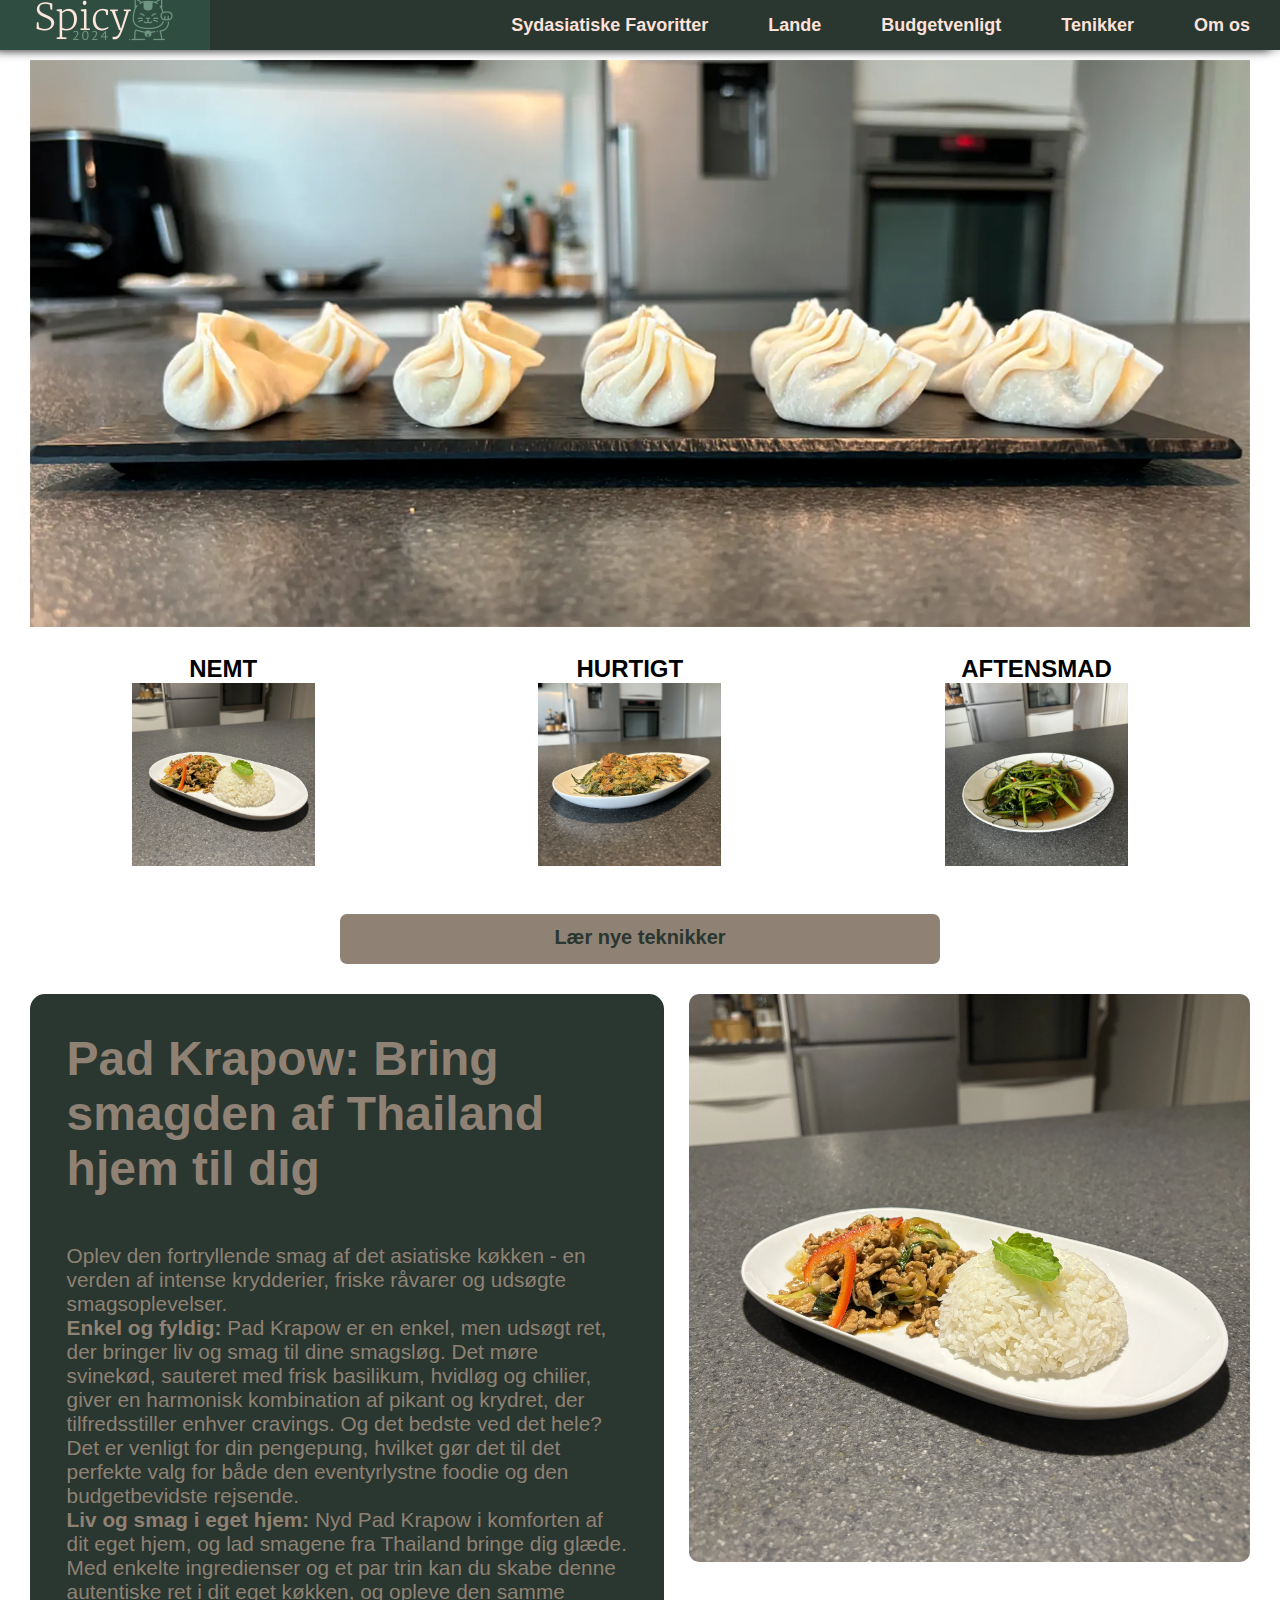
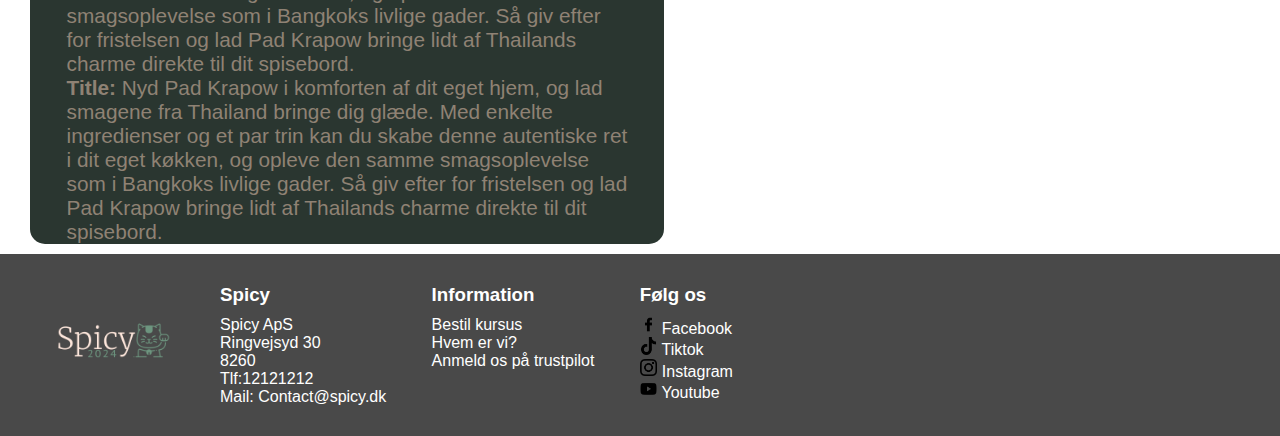
<file: index.html>
<!DOCTYPE html>
<html lang="en">
<head>
    <meta charset="UTF-8">
    <meta name="viewport" content="width=device-width, initial-scale=1.0">
    <!--max 150 tegn i meta beskrivelsen-->
    <meta name="description" content="Oplev autentiske asiatiske opskrifter, delikate smagskombinationer og nemme trin-for-trin instruktioner. Bliv inspireret til at skabe lækre måltider derhjemme.">
    <title>Spicy Asian Food</title>
    <link rel="stylesheet" href="css/style.css">
    <link rel="icon" type="image/png" href="img/spicyThaiLogo.png">
</head>
<body>
  <header>
   <!--Main nav bar-->
    <nav>
      <ul > 
         <li>
           <a href="index.html"
            ><img class="navImg" src="img/Spicy_transparent.png" alt="Logo"
            /></a>
          </li>
          <li> 
            <a href="#">Sydasiatiske Favoritter</a> 
            <ul class="submenu"> 
              <li><a href="#">Pad thai</a></li> 
              <li><a href="padKrapow.html">Pad Krapow</a></li> 
              <li><a href="#">Pa Naeng</a></li>
              <li><a href="#">Tom yam</a></li> 
              <li><a href="#">Banh mi</a></li> 
              <li><a href="#">Pho</a></li>
              <li><a href="#">Adobo</a></li> 
              <li><a href="#">Nasi Lemak</a></li> 
            </ul> 
          </li> 
          <li> 
            <a href="#">Lande</a> 
            <ul class="submenu"> 
              <li><a href="thailand.html">Thailand</a></li> 
              <li><a href="#">Vietnam</a></li> 
              <li><a href="#">Laos</a></li>
              <li><a href="#">Malyasia</a></li> 
              <li><a href="#">Indonisen</a></li> 
              <li><a href="#">Filipinerne</a></li>  
            </ul> 
          </li>
          <li> 
            <a href="#">Budgetvenligt</a> 
            <ul class="submenu"> 
              <li><a href="#">Su-venligt</a></li> 
              <li><a href="#">Gode Råvare</a></li> 
            </ul> 
          </li> 
          <li> 
            <a href="tenikker.html">Tenikker</a> 
            <ul class="submenu"> 
              <li><a href="tenikkerDumbling.html">Forming af dumpling</a></li> 
              <li><a href="#">Rulling</a></li>
              <li><a href="#">Foldning</a></li> 
            </ul> 
          </li>
          <li> 
            <a href="#">Om os</a> 
            <ul class="submenu"> 
              <li><a href="#">lær os at kende</a></li> 
              <li><a href="#">Firma</a></li>
              <li><a href="#">Bestil kursus</a></li>
            </ul> 
          </li>  
        </ul>
    </nav>
  </header>

  <!--main content-->
  <main class="mainLandingPage">
    <section class="hero">
      <img
      class="heroBgImg"
      src="img/webp/frontPageLanding.webp"
      alt="Frontpage dumblings"
      />
      <section class="threeColumnRow">
        <!-- NEMT Section -->
        <div>
          <h2 class="threeText">NEMT</h2>
          <a href="padKrapow.html">
            <img class="threePicture" src="img/webp/Pad-krapow.webp" alt="Pad Krapow">
          </a>
        </div>
      
        <!-- HURTIGT Section -->
        <div>
          <h2 class="threeText">HURTIGT</h2>
          <a href="#">
            <img class="threePicture" src="img/webp/ThaiOmlet.webp" alt="Thai omlet">
          </a>
        </div>
      
        <!-- AFTENSMAD Section -->
        <div>
          <h2 class="threeText">AFTENSMAD</h2>
          <a href="padKrapow.html">
            <img class="threePicture" src="img/webp/waterSpinach.webp" alt="Water spinach">
          </a>
        </div>
      </section>
    </section>
      <!--making a button that link to menu "tenikker"-->
      <section class="learnMore">
        <a href="tenikker.html" class="btn">Lær nye teknikker</a>
      </section>
      <!--creating a container that containes information and picture with some breadtext-->
      <section class="information">
        <article>
          <h1 class="footTextHead">Pad Krapow: Bring smagden af Thailand hjem til dig</h1>
           <p>
            Oplev den fortryllende smag af det asiatiske køkken - 
            en verden af intense krydderier, friske råvarer og udsøgte smagsoplevelser.
          </p>
          
          <p class="bredText">
            <strong>Enkel og fyldig: </strong>Pad Krapow er en enkel, men udsøgt ret, 
            der bringer liv og smag til dine smagsløg. Det møre svinekød, sauteret med 
            frisk basilikum, hvidløg og chilier, giver en harmonisk kombination af pikant og krydret, der tilfredsstiller enhver cravings. Og det bedste ved det hele? Det er venligt for din pengepung, hvilket gør det til det perfekte valg for både den eventyrlystne foodie og den budgetbevidste rejsende.
          </p>
          <p class="bredText">
            <strong>Liv og smag i eget hjem: </strong> Nyd Pad Krapow i komforten af dit eget hjem, og lad smagene fra Thailand bringe dig glæde. Med enkelte ingredienser og et par trin kan du skabe denne autentiske ret i dit eget køkken, og opleve den samme smagsoplevelse som i Bangkoks livlige gader. Så giv efter for fristelsen og lad Pad Krapow bringe lidt af Thailands charme direkte til dit spisebord.
          </p>

          <p class="bredText">
            <strong>Title:</strong> Nyd Pad Krapow i komforten af dit eget hjem, og lad smagene fra Thailand bringe dig glæde. Med enkelte ingredienser og et par trin kan du skabe denne autentiske ret i dit eget køkken, og opleve den samme smagsoplevelse som i Bangkoks livlige gader. Så giv efter for fristelsen og lad Pad Krapow bringe lidt af Thailands charme direkte til dit spisebord.
          </p>
          </article>
          <div>
            <img
              class="footPicture"
              src="img/webp/Pad-krapow.webp"
              alt="Pad krapow"
            />
          </div>
      </section>
    </section>
  </main>
  <!--creating a footer for making it visual for user is end of this page-->
  <!--here I used basic tags to create picture and a ul for making list. I use css to style my html elements-->
  <footer>
    <img class="aak-logo" src="img/Spicy_transparent.png" alt="Logo" />
     <section>
      <h3>Spicy</h3>
      <ul>
        <li><a href="#">Spicy ApS</a></li>
        <li><a href="#">Ringvejsyd 30</a></li>
        <li><a href="#">8260</a></li>
        <li><a href="#">Tlf:12121212</a></li>
        <li><a href="#">Mail: Contact@spicy.dk</a></li>
        </ul>
    </section>
    <section>
      <h3>Information</h3>
      <ul>
        <li><a href="#">Bestil kursus</a></li>
        <li><a href="#">Hvem er vi?</a></li>
        <li><a href="#">Anmeld os på trustpilot</a></li>
      </ul>
    </section>
    <section>
      <h3>Følg os</h3>
      <ul>
        <li>
          <img class="icon" src="img/webp/facebook.webp" alt="facebook icon" />
          <a href="#">Facebook</a>
        </li>
        <li>
          <img class="icon" src="img/webp/tik-tok.webp" alt="" />
          <a href="#">Tiktok</a>
        </li>
        <li>
          <img class="icon" src="img/webp/instagram.webp" alt="" />
          <a href="#">Instagram</a>
        </li>
        <li>
          <img class="icon" src="img/webp/youtube.webp" alt="" />
          <a href="#">Youtube</a>
        </li>
      </ul>
    </section>     
  </footer>     
  
  <!--Inserting javascript code for interactivity-->
  <!--linking to my javascript-->
  <script src="javascript.js"></script>


</body>
</html>
</file>
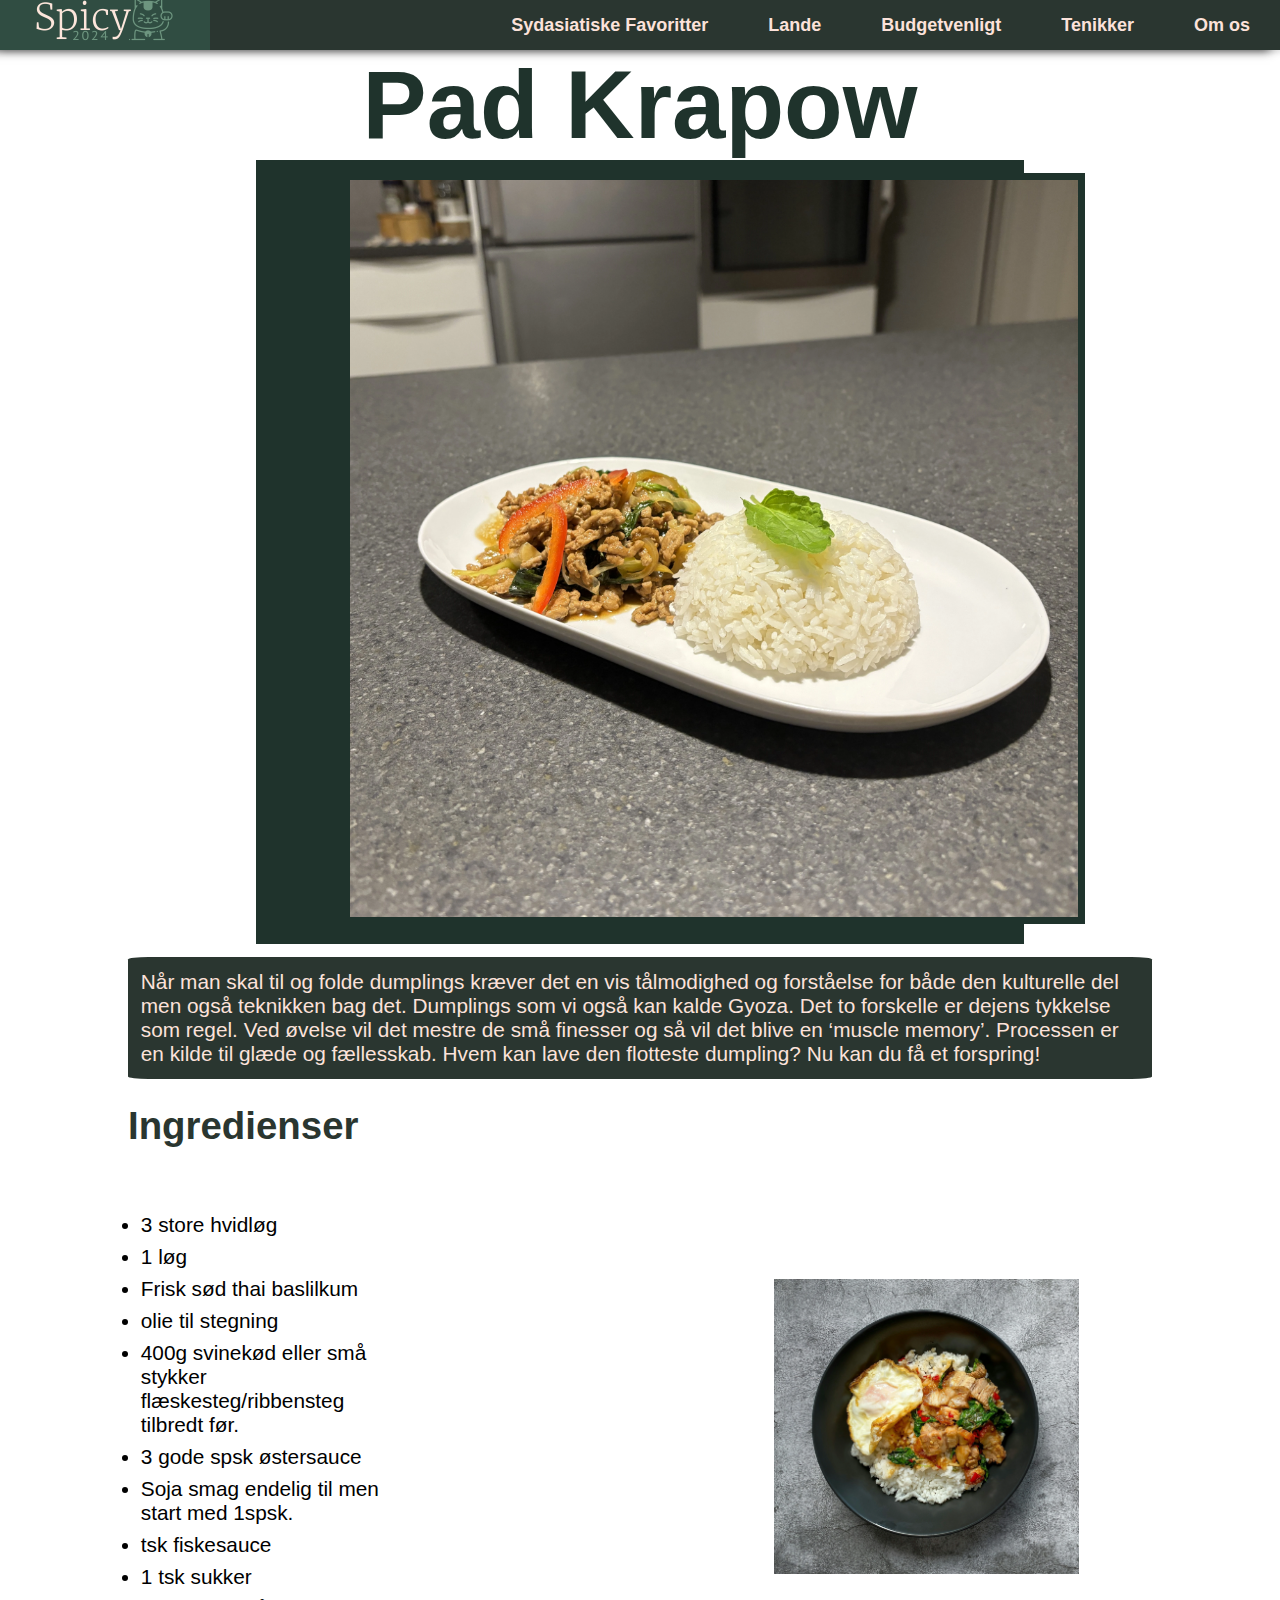
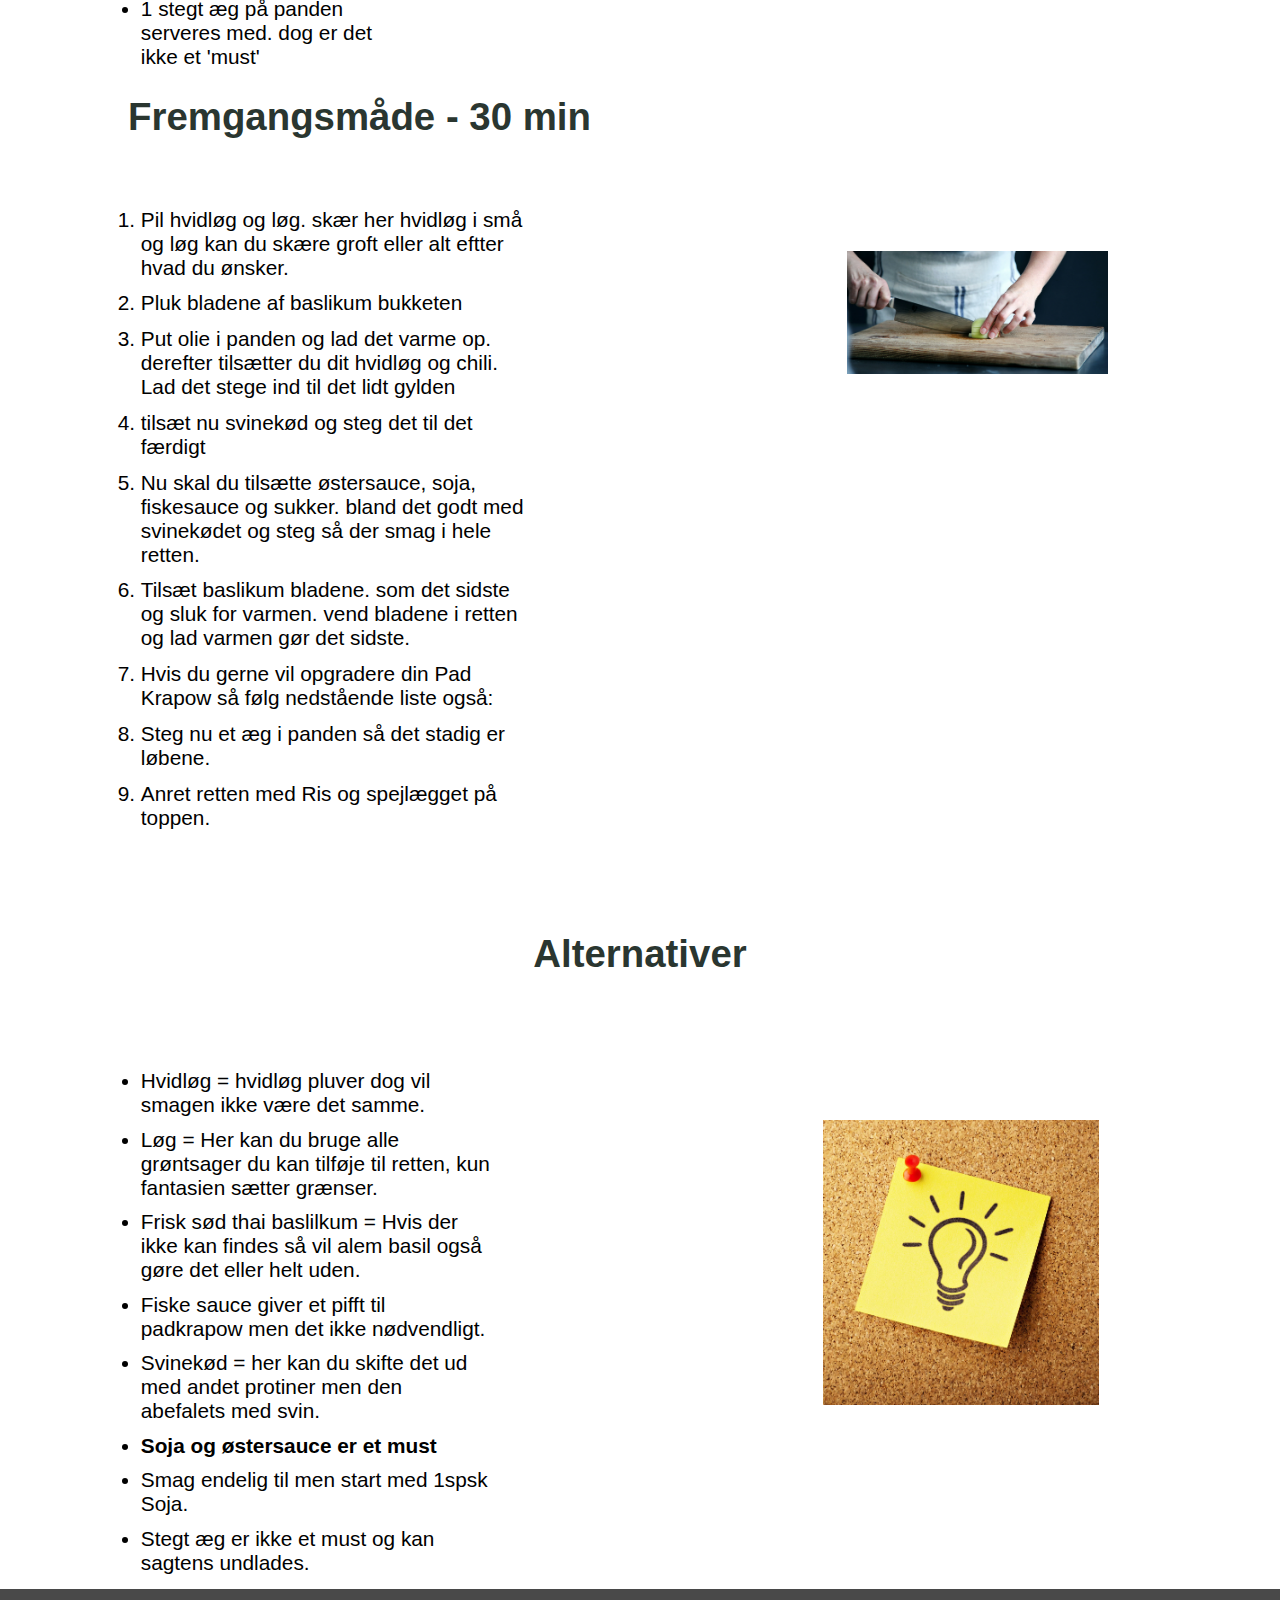
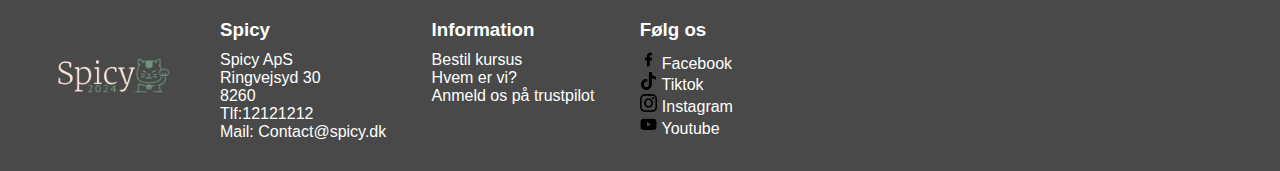
<file: padKrapow.html>
<!DOCTYPE html>
<html lang="en">
<head>
    <meta charset="UTF-8">
    <meta name="viewport" content="width=device-width, initial-scale=1.0">
    <!--max 150 tegn i meta beskrivelsen-->
    <meta name="description" content="Oplev autentiske asiatiske opskrifter, delikate smagskombinationer og nemme trin-for-trin instruktioner. Bliv inspireret til at skabe lækre måltider derhjemme.">
    <title>Thai Dish - Pad Krapow</title>
    <link rel="stylesheet" href="css/style.css">
    <link rel="icon" type="image/png" href="img/spicyThaiLogo.png">
    <link rel="stylesheet" href="https://fonts.googleapis.com/css2?family=Mochiy+Pop+P+One&display=swap">
</head>
<body>
  <header>
    <!--Main nav bar-->
    <nav>
      <ul > 
        <li>
          <a href="index.html"
            ><img class="navImg" src="img/Spicy_transparent.png" alt="Logo"
          /></a>
        </li>
        <li> 
          <a href="#">Sydasiatiske Favoritter</a> 
          <ul class="submenu"> 
            <li><a href="#">Pad thai</a></li> 
            <li><a href="padKrapow.html">Pad Krapow</a></li> 
            <li><a href="#">Pa Naeng</a></li>
            <li><a href="#">Tom yam</a></li> 
            <li><a href="#">Banh mi</a></li> 
            <li><a href="#">Pho</a></li>
            <li><a href="#">Adobo</a></li> 
            <li><a href="#">Nasi Lemak</a></li> 
          </ul> 
        </li> 
        <li> 
          <a href="#">Lande</a> 
          <ul class="submenu"> 
            <li><a href="thailand.html">Thailand</a></li> 
            <li><a href="#">Vietnam</a></li> 
            <li><a href="#">Laos</a></li>
            <li><a href="#">Malyasia</a></li> 
            <li><a href="#">Indonisen</a></li> 
            <li><a href="#">Filipinerne</a></li>  
          </ul> 
        </li>
        <li> 
          <a href="#">Budgetvenligt</a> 
          <ul class="submenu"> 
            <li><a href="#">Su-venligt</a></li> 
            <li><a href="#">Gode Råvare</a></li> 
          </ul> 
        </li> 
        <li> 
          <a href="tenikker.html">Tenikker</a> 
          <ul class="submenu"> 
            <li><a href="tenikkerDumbling.html">Forming af dumpling</a></li> 
            <li><a href="#">Rulling</a></li>
            <li><a href="#">Foldning</a></li> 
          </ul> 
        </li>
        <li> 
          <a href="#">Om os</a> 
          <ul class="submenu"> 
            <li><a href="#">lær os at kende</a></li> 
            <li><a href="#">Firma</a></li> 
          </ul> 
        </li>  
      </ul>
    </nav>
  </header>
  <!--main content-->

  <main>
    <section class="subHeader"> 
      <h1 class="subHeaderText">Pad Krapow</h1>
    </section>
    <section class="subHeaderImg padKrapowImg">
      <img class="padKrapowImg" src="img/webp/Pad-krapow.webp" alt="Pad krapow">
    </section>
    <section class="introText">
      <article>
        <p>
          Når man skal til og folde dumplings kræver det en vis tålmodighed og forståelse for både den kulturelle del 
          men også teknikken bag det. Dumplings som vi også kan kalde Gyoza. 
          Det to forskelle er dejens tykkelse som regel. Ved øvelse vil det mestre 
          de små finesser og så vil det blive en ‘muscle memory’. Processen er en kilde 
          til glæde og fællesskab. 
            Hvem kan lave den flotteste dumpling? Nu kan du få et forspring!
          </p>
      </article>
    </section>

    <!--new section for new element. Here i use ul>li>p to greating a list-->

  
    <section class="subTitle">
      <h2>Ingredienser</h2>
    </section>
  

    <section class="listContainer">
      <ul class="list" >
        <li>
          <p class="pText">3 store hvidløg</p>
        </li>
        <li>
          <p class="pText">1 løg</p>
        </li>
        <li>
          <p class="pText">Frisk sød thai baslilkum</p>
        </li>
        <li>
          <p class="pText">olie til stegning</p>
        </li>
        <li>
          <p class="pText">400g svinekød eller små stykker flæskesteg/ribbensteg tilbredt før.</p>
        </li>
        <li>
          <p class="pText">3 gode spsk østersauce</p>
        </li>
        <li>
          <p class="pText">Soja smag endelig til men start med 1spsk.</p>
        </li>

        <li>
          <p class="pText">tsk fiskesauce</p>
        </li>
        <li>
          <p class="pText">1 tsk sukker</p>
        </li>
        <li>
          <p class="pText">1 stegt æg på panden serveres med. dog er det ikke et 'must'</p>
        </li>
      </ul>
      <article>
        <img class="padKrapowId smallPicture" src="/img/webp/padkrapow-unsplash .webp" alt="Pad krapow">
      </article>
    </section>

    <!--same concept here but instead used ol>li>p to create numbered list-->

    
    <section class="subTitle">
      <h2>Fremgangsmåde - 30 min</h2>
    </section>
    

    <section class="listContainer">
      <ol class="list howToDo">
        <li>
          <p class="pText">Pil hvidløg og løg. skær her hvidløg i små og løg kan du skære groft eller alt eftter hvad du ønsker.</p>
        </li>

        <li>
          <p class="pText">Pluk bladene af baslikum bukketen</p>
        </li>

        <li>
          <p class="pText">Put olie i panden og lad det varme op. derefter tilsætter du dit hvidløg og chili. Lad det stege ind til det lidt gylden</p>
        </li>

        <li>
          <p class="pText">tilsæt nu svinekød og steg det til det færdigt</p>
        </li>

        <li>
          <p class="pText">Nu skal du tilsætte østersauce, soja, fiskesauce og sukker. bland det godt med svinekødet og steg så der smag i hele retten.</p>
        </li>

        <li>
          <p class="pText">Tilsæt baslikum bladene. som det sidste og sluk for varmen. vend bladene i retten og lad varmen gør det sidste.</p>
        </li>

        <li>
          <p class="pText">Hvis du gerne vil opgradere din Pad Krapow så følg nedstående liste også:</p>
        </li>

        <li>
          <p class="pText">Steg nu et æg i panden så det stadig er løbene.</p>
        </li>

        <li>
          <p class="pText">Anret retten med Ris og spejlægget på toppen.</p>
        </li>
            
      </ol>
      <article>
        <img class="padKrapowId smallPicture" src="/img/webp/cuttingOnion.webp" alt="Cutting Oninon" style="margin-right: 180px;">
      </article>
    </section>

    <section class="subTitleCooking">
      <h2> Alternativer</h2>
    </section>

    <section class="listContainer">
      <ul class="list" >
        <li>
          <p class="pText">Hvidløg = hvidløg pluver dog vil smagen ikke være det samme.</p>
        </li>

        <li>
          <p class="pText">Løg = Her kan du bruge alle grøntsager du kan tilføje til retten, kun fantasien sætter grænser.</p>
        </li>

        <li>
          <p class="pText">Frisk sød thai baslilkum = Hvis der ikke kan findes så vil alem basil også gøre det eller helt uden.</p>
        </li>

        <li>
          <p class="pText">Fiske sauce giver et pifft til padkrapow men det ikke nødvendligt.</p>
        </li>

        <li>
          <p class="pText">Svinekød = her kan du skifte det ud med andet protiner men den abefalets med svin.</p>
        </li>

        <li>
          <p class="pText"><strong>Soja og østersauce er et must</strong></p>
        </li>

        <li>
          <p class="pText">Smag endelig til men start med 1spsk Soja.</p>
        </li>
        <li>
          <p class="pText " id="lastP">Stegt æg er ikke et must og kan sagtens undlades.</p>
        </li>
      </ul>
      <article>
        <img class="padKrapowId smallPicture" src="/img/webp/idea.webp" alt="lighting symbolic for idea">
      </article>
    </section>
  </main>

  <!--creating a footer for making it visual for user is end of this page-->
  <!--here I used basic tags to create picture and a ul for making list. I use css to style my html elements-->

 <footer>
    <img class="aak-logo" src="img/Spicy_transparent.png" alt="Logo" />
     <section>
      <h3>Spicy</h3>
      <ul>
        <li><a href="#">Spicy ApS</a></li>
        <li><a href="#">Ringvejsyd 30</a></li>
        <li><a href="#">8260</a></li>
        <li><a href="#">Tlf:12121212</a></li>
        <li><a href="#">Mail: Contact@spicy.dk</a></li>
        </ul>
    </section>
    <section>
      <h3>Information</h3>
      <ul>
        <li><a href="#">Bestil kursus</a></li>
        <li><a href="#">Hvem er vi?</a></li>
        <li><a href="#">Anmeld os på trustpilot</a></li>
      </ul>
    </section>
    <section>
      <h3>Følg os</h3>
      <ul>
        <li>
          <img class="icon" src="img/webp/facebook.webp" alt="facebook icon" />
          <a href="#">Facebook</a>
        </li>
        <li>
          <img class="icon" src="img/webp/tik-tok.webp" alt="Tiktok" />
          <a href="#">Tiktok</a>
        </li>
        <li>
          <img class="icon" src="img/webp/instagram.webp" alt="Instagram" />
          <a href="#">Instagram</a>
        </li>
        <li>
          <img class="icon" src="img/webp/youtube.webp" alt="Youtube" />
          <a href="#">Youtube</a>
        </li>
      </ul>
    </section>     
  </footer> 




    
</body>
</html>
</file>
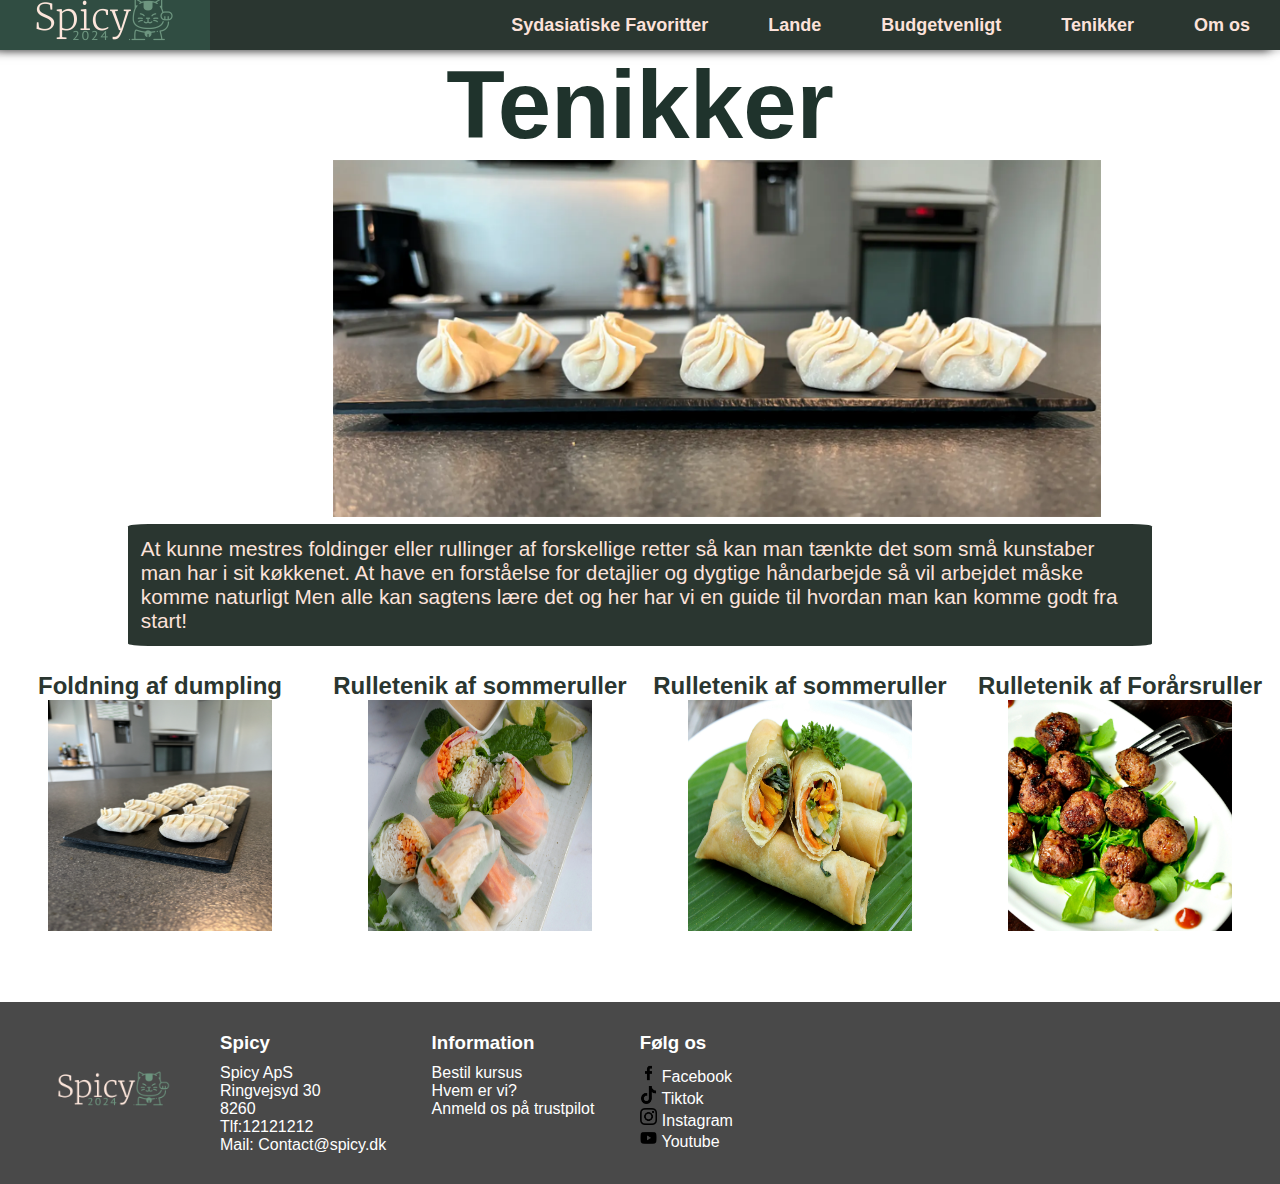
<file: tenikker.html>
<!DOCTYPE html>
<html lang="en">
<head>
    <meta charset="UTF-8">
    <meta name="viewport" content="width=device-width, initial-scale=1.0">
    <!--max 150 tegn i meta beskrivelsen-->
    <meta name="description" content="Oplev autentiske asiatiske opskrifter, delikate smagskombinationer og nemme trin-for-trin instruktioner. Bliv inspireret til at skabe lækre måltider derhjemme.">
    <title>Gode læring tenikker</title>
    <link rel="stylesheet" href="css/style.css">
</head>
<body>
  <header>
    <!--Main nav bar-->
    <nav>
      <ul > 
        <li>
          <a href="index.html"><img class="navImg" src="img/Spicy_transparent.png" alt="Logo"
          /></a>
        </li>
        <li> 
          <a href="#">Sydasiatiske Favoritter</a> 
          <ul class="submenu"> 
            <li><a href="#">Pad thai</a></li> 
            <li><a href="padKrapow.html">Pad Krapow</a></li> 
            <li><a href="#">Pa Naeng</a></li>
            <li><a href="#">Tom yam</a></li> 
            <li><a href="#">Banh mi</a></li> 
            <li><a href="#">Pho</a></li>
            <li><a href="#">Adobo</a></li> 
            <li><a href="#">Nasi Lemak</a></li> 
          </ul> 
        </li> 
        <li> 
          <a href="#">Lande</a> 
          <ul class="submenu"> 
            <li><a href="thailand.html">Thailand</a></li> 
            <li><a href="#">Vietnam</a></li> 
            <li><a href="#">Laos</a></li>
            <li><a href="#">Malyasia</a></li> 
            <li><a href="#">Indonisen</a></li> 
            <li><a href="#">Filipinerne</a></li>  
          </ul> 
        </li>
        <li> 
          <a href="#">Budgetvenligt</a> 
          <ul class="submenu"> 
            <li><a href="#">Su-venligt</a></li> 
            <li><a href="#">Gode Råvare</a></li> 
          </ul> 
        </li> 
        <li> 
          <a href="tenikker.html">Tenikker</a> 
          <ul class="submenu"> 
            <li><a href="tenikkerDumbling.html">Forming af dumpling</a></li> 
            <li><a href="#">Rulling</a></li>
            <li><a href="#">Foldning</a></li> 
          </ul> 
        </li>
        <li> 
          <a href="#">Om os</a> 
          <ul class="submenu"> 
            <li><a href="#">lær os at kende</a></li> 
            <li><a href="#">Firma</a></li> 
          </ul> 
        </li>  
      </ul>
    </nav>
  </header>
  <!--Creating a section for each element so it easier in css to control.-->
  <main>
    <section class="subHeader" >
      <h1 class="subHeaderText" >Tenikker</h1>
    </section>
    <section class="subHeaderImg" >
      <img src="img/webp/frontPageLanding.webp" alt="Raw Dumplings">
    </section>
    <section class="introText" >
      <p> 
        At kunne mestres foldinger eller rullinger af forskellige retter så kan man
        tænkte det som små kunstaber man har i sit køkkenet. At have en forståelse
        for detajlier og dygtige håndarbejde så vil arbejdet måske komme naturligt
        Men alle kan sagtens lære det og her har vi en guide til hvordan man kan 
        komme godt fra start!
      </p>
    </section>
    <section class="FourColumnRow">
      <article>
        <a href="tenikkerDumbling.html">
          <h2 class="fourText" >Foldning af dumpling</h2>
          <img class="FourPicture" src="img/webp/rawDumb.webp" alt="Raw Dumpling">
        </a>
      </article>
      <article>
        <a href="#">
        <h2 class="fourText">Rulletenik af sommeruller</h2>
        <img class="FourPicture" src="img/webp/sommerrolls (1).webp" alt="Raw Dumpling">
        </a>
      </article>
      <article>
        <a href="#">
        <h2 class="fourText" >Rulletenik af sommeruller</h2>
        <img class="FourPicture" src="img/webp/springroll.webp" alt="Raw Dumpling">
        </a>
      </article>
      <article>
        <a href="#">
        <h2 class="fourText">Rulletenik af Forårsruller</h2>
        <img class="FourPicture" src="img/webp/meatball.webp" alt="Raw Dumpling">
        </a>
      </article>
    </section>
  </main>
  <!--creating a footer for making it visual for user is end of this page-->
  <!--here I used basic tags to create picture and a ul for making list. I use css to style my html elements-->
  <footer>
    <img class="aak-logo" src="img/Spicy_transparent.png" alt="Logo" />
     <section>
      <h3>Spicy</h3>
      <ul>
        <li><a href="#">Spicy ApS</a></li>
        <li><a href="#">Ringvejsyd 30</a></li>
        <li><a href="#">8260</a></li>
        <li><a href="#">Tlf:12121212</a></li>
        <li><a href="#">Mail: Contact@spicy.dk</a></li>
        </ul>
    </section>
    <section>
      <h3>Information</h3>
      <ul>
        <li><a href="#">Bestil kursus</a></li>
        <li><a href="#">Hvem er vi?</a></li>
        <li><a href="#">Anmeld os på trustpilot</a></li>
      </ul>
    </section>
    <section>
      <h3>Følg os</h3>
      <ul>
        <li>
          <img class="icon" src="img/webp/facebook.webp" alt="facebook icon" />
          <a href="#">Facebook</a>
        </li>
        <li>
          <img class="icon" src="img/webp/tik-tok.webp" alt="" />
          <a href="#">Tiktok</a>
        </li>
        <li>
          <img class="icon" src="img/webp/instagram.webp" alt="" />
          <a href="#">Instagram</a>
        </li>
        <li>
          <img class="icon" src="img/webp/youtube.webp" alt="" />
          <a href="#">Youtube</a>
        </li>
      </ul>
    </section>     
  </footer> 
</body>
</html>
</file>
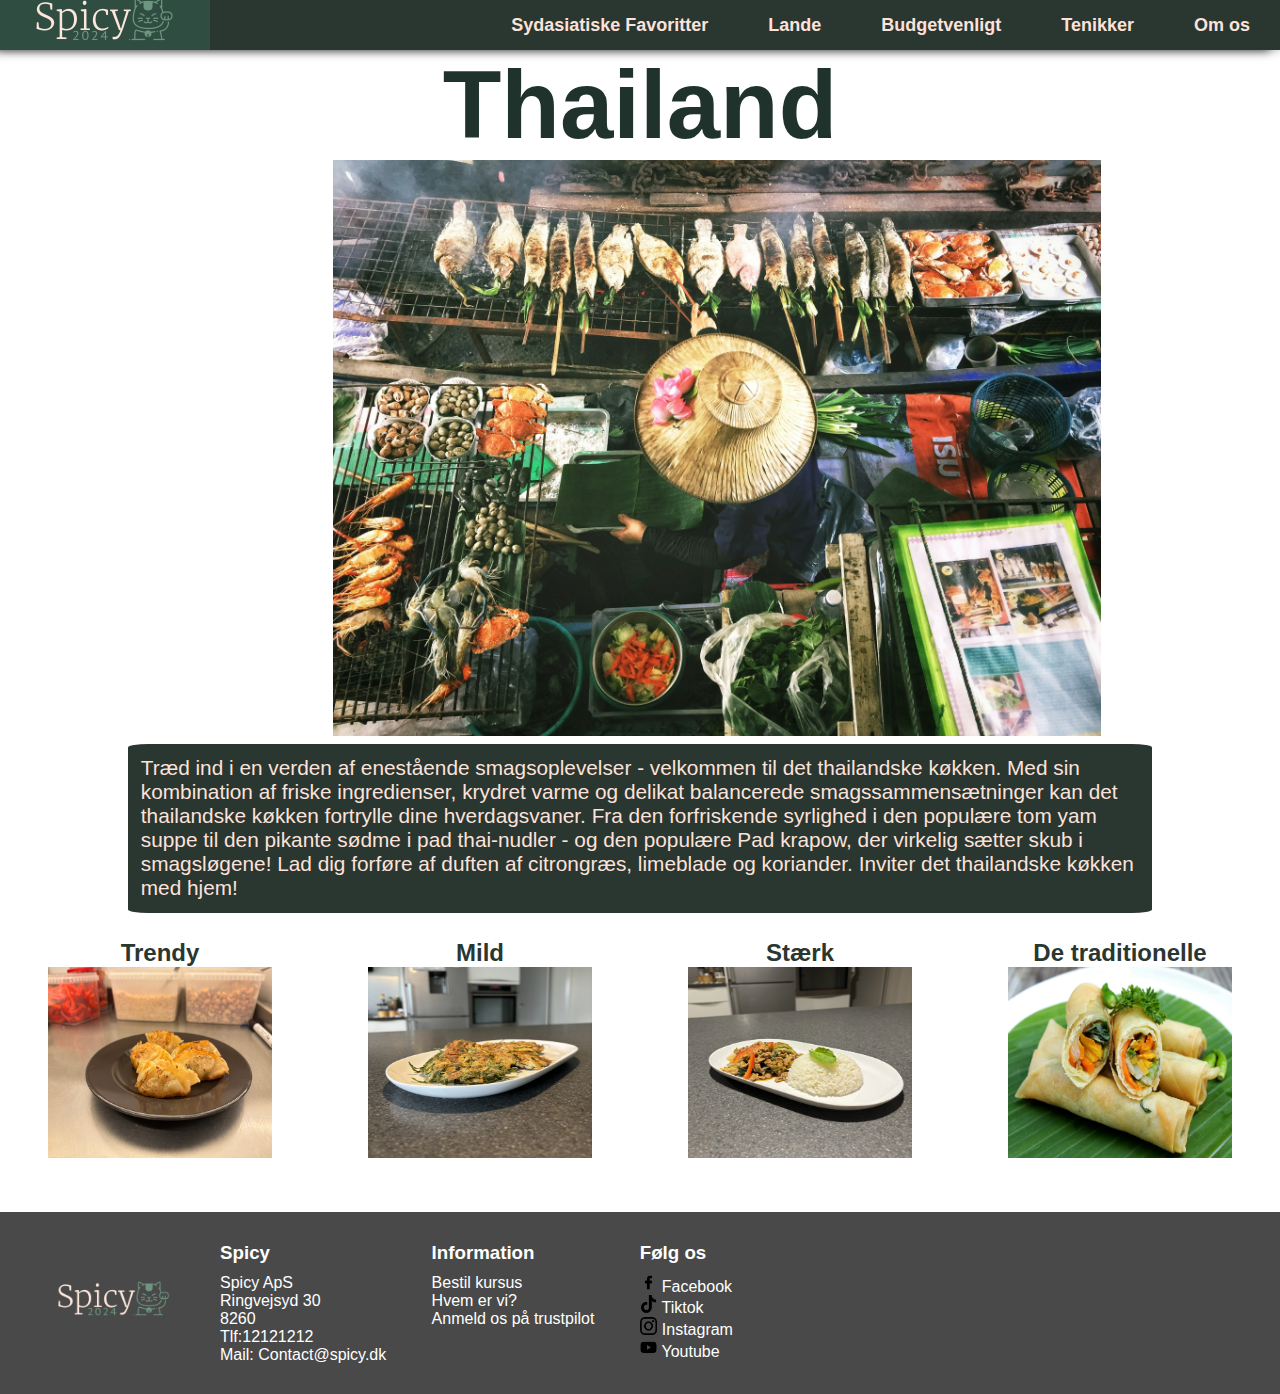
<file: thailand.html>
<!DOCTYPE html>
<html lang="en">
<head>
    <meta charset="UTF-8">
    <meta name="viewport" content="width=device-width, initial-scale=1.0">
    <!--max 150 tegn i meta beskrivelsen-->
    <meta name="description" content="Oplev autentiske asiatiske opskrifter, delikate smagskombinationer og nemme trin-for-trin instruktioner. Bliv inspireret til at skabe lækre måltider derhjemme.">
    <title>Thailand</title>
    <link rel="stylesheet" href="css/style.css">
    <link rel="icon" type="image/png" href="img/spicyThaiLogo.png">
</head>
<body>
  <header>
    <!--Main nav bar-->
    <nav>
      <ul > 
        <li>
          <a href="index.html"
            ><img class="navImg" src="img/Spicy_transparent.png" alt="Logo"
          /></a>
        </li>
        <li> 
          <a href="#">Sydasiatiske Favoritter</a> 
          <ul class="submenu"> 
            <li><a href="#">Pad thai</a></li> 
            <li><a href="padKrapow.html">Pad Krapow</a></li> 
            <li><a href="#">Pa Naeng</a></li>
            <li><a href="#">Tom yam</a></li> 
            <li><a href="#">Banh mi</a></li> 
            <li><a href="#">Pho</a></li>
            <li><a href="#">Adobo</a></li> 
            <li><a href="#">Nasi Lemak</a></li>
          </ul> 
        </li> 
        <li> 
          <a href="#">Lande</a> 
          <ul class="submenu"> 
            <li><a href="thailand.html">Thailand</a></li> 
            <li><a href="#">Vietnam</a></li> 
            <li><a href="#">Laos</a></li>
            <li><a href="#">Malyasia</a></li> 
            <li><a href="#">Indonisen</a></li> 
            <li><a href="#">Filipinerne</a></li>  
          </ul> 
        </li>
        <li> 
          <a href="#">Budgetvenligt</a> 
          <ul class="submenu"> 
            <li><a href="#">Su-venligt</a></li> 
            <li><a href="#">Gode Råvare</a></li> 
          </ul> 
        </li> 
        <li> 
          <a href="tenikker.html">Tenikker</a> 
          <ul class="submenu"> 
            <li><a href="tenikkerDumbling.html">Forming af dumpling</a></li> 
            <li><a href="#">Rulling</a></li>
            <li><a href="#">Foldning</a></li>  
          </ul> 
        </li>
        <li> 
          <a href="#">Om os</a> 
          <ul class="submenu"> 
            <li><a href="#">lær os at kende</a></li> 
            <li><a href="#">Firma</a></li> 
          </ul> 
        </li>  
      </ul>
    </nav>
  </header>


  <main>
    <!--Section for the title "dumbling"-->
    <section class="subHeader" >
      <h1 class="subHeaderText" >Thailand</h1>
    </section>
    <!--Section to set the headpicture in-->
    <section class="subHeaderImg" >
      <img src="img/webp/thailand.webp" alt="Raw Dumplings">
    </section>
    <!--Creating a section with introduction text by using article>p-->

    <section class="introText" >
      <p> Træd ind i en verden af enestående smagsoplevelser - velkommen til det 
        thailandske køkken. Med sin kombination af friske ingredienser, krydret varme 
        og delikat balancerede smagssammensætninger kan det thailandske 
        køkken fortrylle dine hverdagsvaner. Fra den forfriskende syrlighed 
        i den populære tom yam suppe til den pikante sødme i pad thai-nudler - 
        og den populære Pad krapow, der virkelig sætter skub i smagsløgene! 
        Lad dig forføre af duften af citrongræs, limeblade og koriander. 
        Inviter det thailandske køkken med hjem!</p>
    </section>
    <!--Creating a section for the 4 pictures-->

    <section class="FourColumnRow">
      <article>
          <a href="tenikkerDumbling.html">
              <h2 class="fourText" >Trendy</h2>
              <img class="FourPicture" src="img/webp/fryedDumbling.webp" alt="Raw Dumpling">
          </a>
      </article>
      <article>
          <a href="#">
              <h2 class="fourText">Mild</h2>
              <img class="FourPicture" src="img/webp/ThaiOmlet.webp" alt="Raw Dumpling">
          </a>
      </article>
      <article>
          <a href="padKrapow.html">
              <h2 class="fourText" >Stærk</h2>
              <img class="FourPicture" src="img/webp/Pad-krapow.webp" alt="Raw Dumpling">
          </a>
      </article>
      <article>
          <a href="#">
              <h2 class="fourText">De traditionelle</h2>
              <img class="FourPicture" src="img/webp/springroll.webp" alt="Raw Dumpling">
          </a>
      </article>
    </section>
  </main>
  <!--Footer-->

  <footer>
    <img class="aak-logo" src="img/Spicy_transparent.png" alt="Logo" />
     <section>
      <h3>Spicy</h3>
      <ul>
        <li><a href="#">Spicy ApS</a></li>
        <li><a href="#">Ringvejsyd 30</a></li>
        <li><a href="#">8260</a></li>
        <li><a href="#">Tlf:12121212</a></li>
        <li><a href="#">Mail: Contact@spicy.dk</a></li>
        </ul>
    </section>
    <section>
      <h3>Information</h3>
      <ul>
        <li><a href="#">Bestil kursus</a></li>
        <li><a href="#">Hvem er vi?</a></li>
        <li><a href="#">Anmeld os på trustpilot</a></li>
      </ul>
    </section>
    <section>
      <h3>Følg os</h3>
      <ul>
        <li>
          <img class="icon" src="img/webp/facebook.webp" alt="facebook icon" />
          <a href="#">Facebook</a>
        </li>
        <li>
          <img class="icon" src="img/webp/tik-tok.webp" alt="" />
          <a href="#">Tiktok</a>
        </li>
        <li>
          <img class="icon" src="img/webp/instagram.webp" alt="" />
          <a href="#">Instagram</a>
        </li>
        <li>
          <img class="icon" src="img/webp/youtube.webp" alt="" />
          <a href="#">Youtube</a>
        </li>
      </ul>
    </section>     
  </footer> 
</body>
</html>
</file>
<file: css/style.css>
/* Reset style */
* {
    margin: 0;
    padding: 0;
    box-sizing: border-box;
    max-width: 2000px;
  }
  @import url(https://fonts.googleapis.com/css2?family=Mochiy+Pop+P+One&display=swap);
  
  a {
    text-decoration: none;
  }
  
  /* Styling the body selector with an background image */
  body {
    background-color: white;
    min-height: 100vh;
    font-family: "Segoe UI", Tahoma, Geneva, Verdana, sans-serif;
  }
  
  /* Styling navbar container */
  
  nav {
    background-color: white;
    box-shadow: 3px 3px 5px rgba(0, 0, 0, 0.1);
    z-index: 99;
  }
  
  /* Styling unordered list container */
  nav ul {
    width: 100%;
    list-style: none;
    display: flex;
    justify-content: flex-end;
    align-items: center;
    background-color: #2a3630;
    box-shadow: -10px 0 10px rgb(43, 42, 42);
    z-index: 99;
  }
  /*Styling all h2*/
  .h2{
    color: #2a3630;
  }
  .pText{
    margin-top: 3%;
  }
  
  /* Styling unordered lits-items*/
  nav li {
    height: 50px;
  }
  
  /* Styling anchor tags inside nav container */
  nav a {
    height: 100%;
    padding: 0px 30px;
    text-decoration: none;
    display: flex;
    align-items: center;
    color: #FCE2DA;
    font-weight: bold;
    font-size: large;
    font-family: 'Mochiy Pop P One'sans-serif;
  
    
  }
  
  /* styling hover effect on anchors */
  nav a:hover {
    background-color: #304d42;
    z-index: 99;
  }
  
  ul ul.submenu { 
    display: none; 
    z-index: 100;
  } 
   
  ul li:hover > ul.submenu { 
    display: block; 
    z-index: 101;
    position: relative;
  }

  .submenu {
  z-index: 1000; /* Adjust the value as needed */
}

  

  
  /* Styling first list-item inside nav container */
  nav li:first-child {
    margin-right: auto;
  }
  
  .navImg {
    width: 150px;
  }
  

  .menuButton {
    display: none;
  }
  
  /* --------------------- MAIN CONTENT ------------------------ */
  /* Styling size of landing picture*/
  .heroBgImg {
    width: 100%;
    height: 100%;
    
  }
  /* Styling the 3 pictures on frontpage */
  .threeColumnRow {
    padding-top: 2%;
    display: flex;
    justify-content: space-around;
    overflow: hidden;
  }
  
  
  .threePicture {
    width: 45%;
    height: 80%;
    margin-left: 25%;
  }
  
  .threePicture img {
    transition: transform 0.3s ease-in-out;
  }
  /*making the picture scale up when hovering*/
  .threePicture:hover img {
    transform: scale(1.3);
  }
  
  .mainLandingPage {
    margin: 10px 30px;
  }
  
  /*styling the p so it fits with the 3 pictures*/
  .threeText {
    display: flex;
    justify-content: center;
    margin-right: 5%;
  }

  /* Styling the button "lær teknikker her" */
  
  .learnMore {
    display: flex;
    justify-content: center;
    
  }
  
  .btn {
    border-radius: 7px;
    border: 2px solid #8F8274;
    background: #8F8274;
    color: #2a3630;
    text-align: center;
    font-size: 20px;
    width: 600px;
    height: 50px;
    padding: 10px;
    margin: 30px;
    cursor: pointer;
    font-weight: bold;
  }


/*styling the footer */
  footer {
    color: white;
    background-color: #494949;
    padding: 30px 30px;
    display: flex;
    justify-content: space-around;
  }
  
  footer h3 {
    margin-bottom: 10px;
  }
  
  footer li {
    list-style: none;
    text-decoration: none;
  }
  
  footer a {
    color: white;
    text-decoration: none;
  }
  /*styling footer so it have underline*/
  footer a:hover {
    text-decoration: underline;
  }
  
  .footPicture {
    width: 100%;
  }
  .footpic {
    display: flex;
  }
  .footTextHead {
    font-size: 3rem;
    padding-bottom: 3rem;
  }
  /*styling icon size in footer*/
  .icon{
    height: 3%;
    width:  3%;
  }
/*styling the box on beside picture on the bottom*/
  .information {
    display: flex;
    justify-content: space-evenly;
  }
  
  .information article {
    border-radius: 15px;
    padding-top: 3%;
    padding-left: 3%;
    padding-right: 3%;
    padding-bottom: 12;
    background-color: #2a3630;
    margin-right: 2%;
    
    color: #8F8274;
    font-size: 1.3rem;
  
  }
/*styling the picture beside the information box*/
  .footPicture {
    border-radius: 10px; /*Round the edges around the img*/
  }
  /* styling the logo in the footer */
  .aak-logo {
    width: 10%;
    height: 10%;
  }



/*-------------------------------dumplingTeknik page----------------------------------*/

/*styling the first section on page... img, text and titles*/
.subHeader{
  display: flex;
  justify-content:space-around;


}

.subHeaderImg{
  display: flex;
  justify-content: space-around;
  width: 60%;
  margin-left: 20%;
  
  
}


.subHeaderText{
  font-size: 6rem;
  color: #1F332C;
}

.subHeaderImg img{
  width: 100%;
  height: 100%;
  margin-bottom: 1%;
  margin-right: 10%;
  margin-left: 10%;
  
}
.introText{
  display: flex;
  margin-left: 10%;
  margin-right: 10%;
  padding: 1%;
  font-size: 1.3rem;
  background-color: #2a3630;
  border-radius: 2%; /*give a little curve around the box*/
  color: #FCE2DA;
}

/*styling the two diffrent list and title*/
.listContainer{
  display: flex;
  justify-content: space-around;
  margin-left: 11%;
}

.list{
  margin-top: 5%;
  font-size: 1.3rem;
  
}
.subTitle {
  
  margin-left: 10%;
  color: #2a3630;
  font-size: 1.6rem;
  margin-top: 2%;

}
.subTitleCooking {
  margin-top: 8%;
  display: flex;
  justify-content: center;
  padding-bottom: 2%;
  color: #2a3630;
  font-size: 1.6rem;
}
.cookingText{
  display: flex;
  justify-content: center;
  color:#2a3630;

}
/*styling img*/
.cookingImg img{
  width: 90%;
  height: 90%;
  padding: 2%;
  margin-left: 8%;

}
.cookingImg {
  display: flex;
  justify-content: space-around;
}

.cookingpicture {
  padding-top: 2%;
  display: flex;
  justify-content: space-around;

}
/*styling video*/
.video { /*making the video fit margin with other elements*/
  margin-right: 8%;
  
}
#Dumplingtenikker { /*making the list fit with the margin with other element */
  margin-right: 20%;
}


/*  .............................Teknikpage.................................. */

/*styling the four picture below and its text*/
.FourPicture{
  width: 70%;
  height: 70%;
  align-items: center;
}

.FourColumnRow{
  padding-top: 2%;
  display: flex;
  justify-content: space-around;
  overflow: hidden;

}

.FourColumnRow article {
  text-align: center;
}

.fourText {
  color: #2a3630;
  
}
/* .........................pad krapow page.............................*/

/* styling img*/
.padKrapowImg {
  background-color: #1F332C;
  padding: 1%;
  display: flex;
  margin-left: 20%;
  margin-bottom: 1%;
  
}

.padKrapowId {
  width: 20%; 
  margin-top: 15%; 
  margin-left: 42%;
}

.howToDo {
  margin-left: 0%; 
}
#lastP {
  margin-bottom: 4%;
}
.smallPicture{
  width: 35%;
}
</file>
